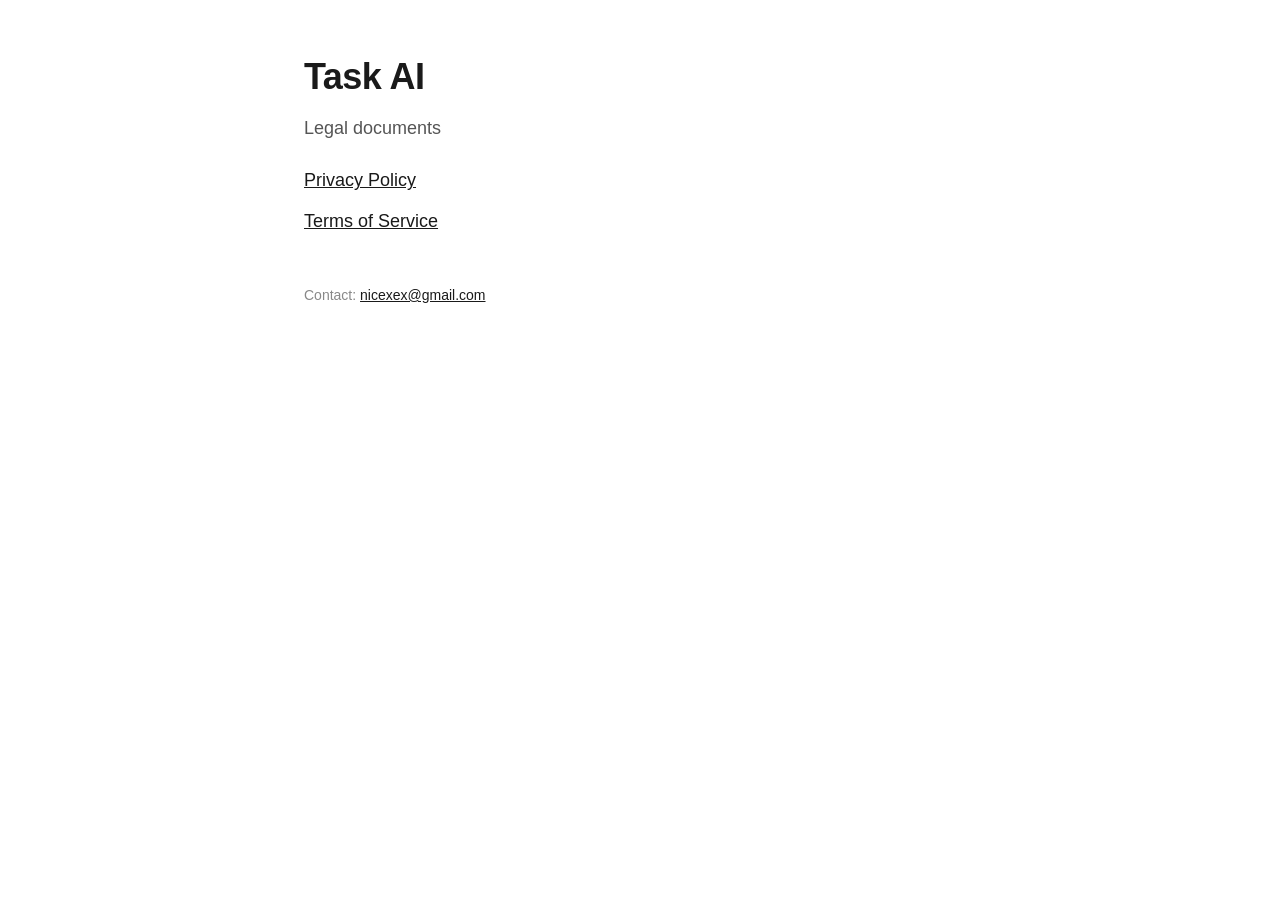
<file: index.html>
<!DOCTYPE html>
<html lang="en">
<head>
  <meta charset="UTF-8">
  <meta name="viewport" content="width=device-width, initial-scale=1">
  <title>Task AI – Legal</title>
  <link rel="stylesheet" href="style.css">
</head>
<body>
  <main class="container">
    <h1>Task AI</h1>
    <p class="lead">Legal documents</p>
    <ul class="links">
      <li><a href="privacy.html">Privacy Policy</a></li>
      <li><a href="terms.html">Terms of Service</a></li>
    </ul>
    <p class="footer">Contact: <a href="mailto:nicexex@gmail.com">nicexex@gmail.com</a></p>
  </main>
</body>
</html>
</file>
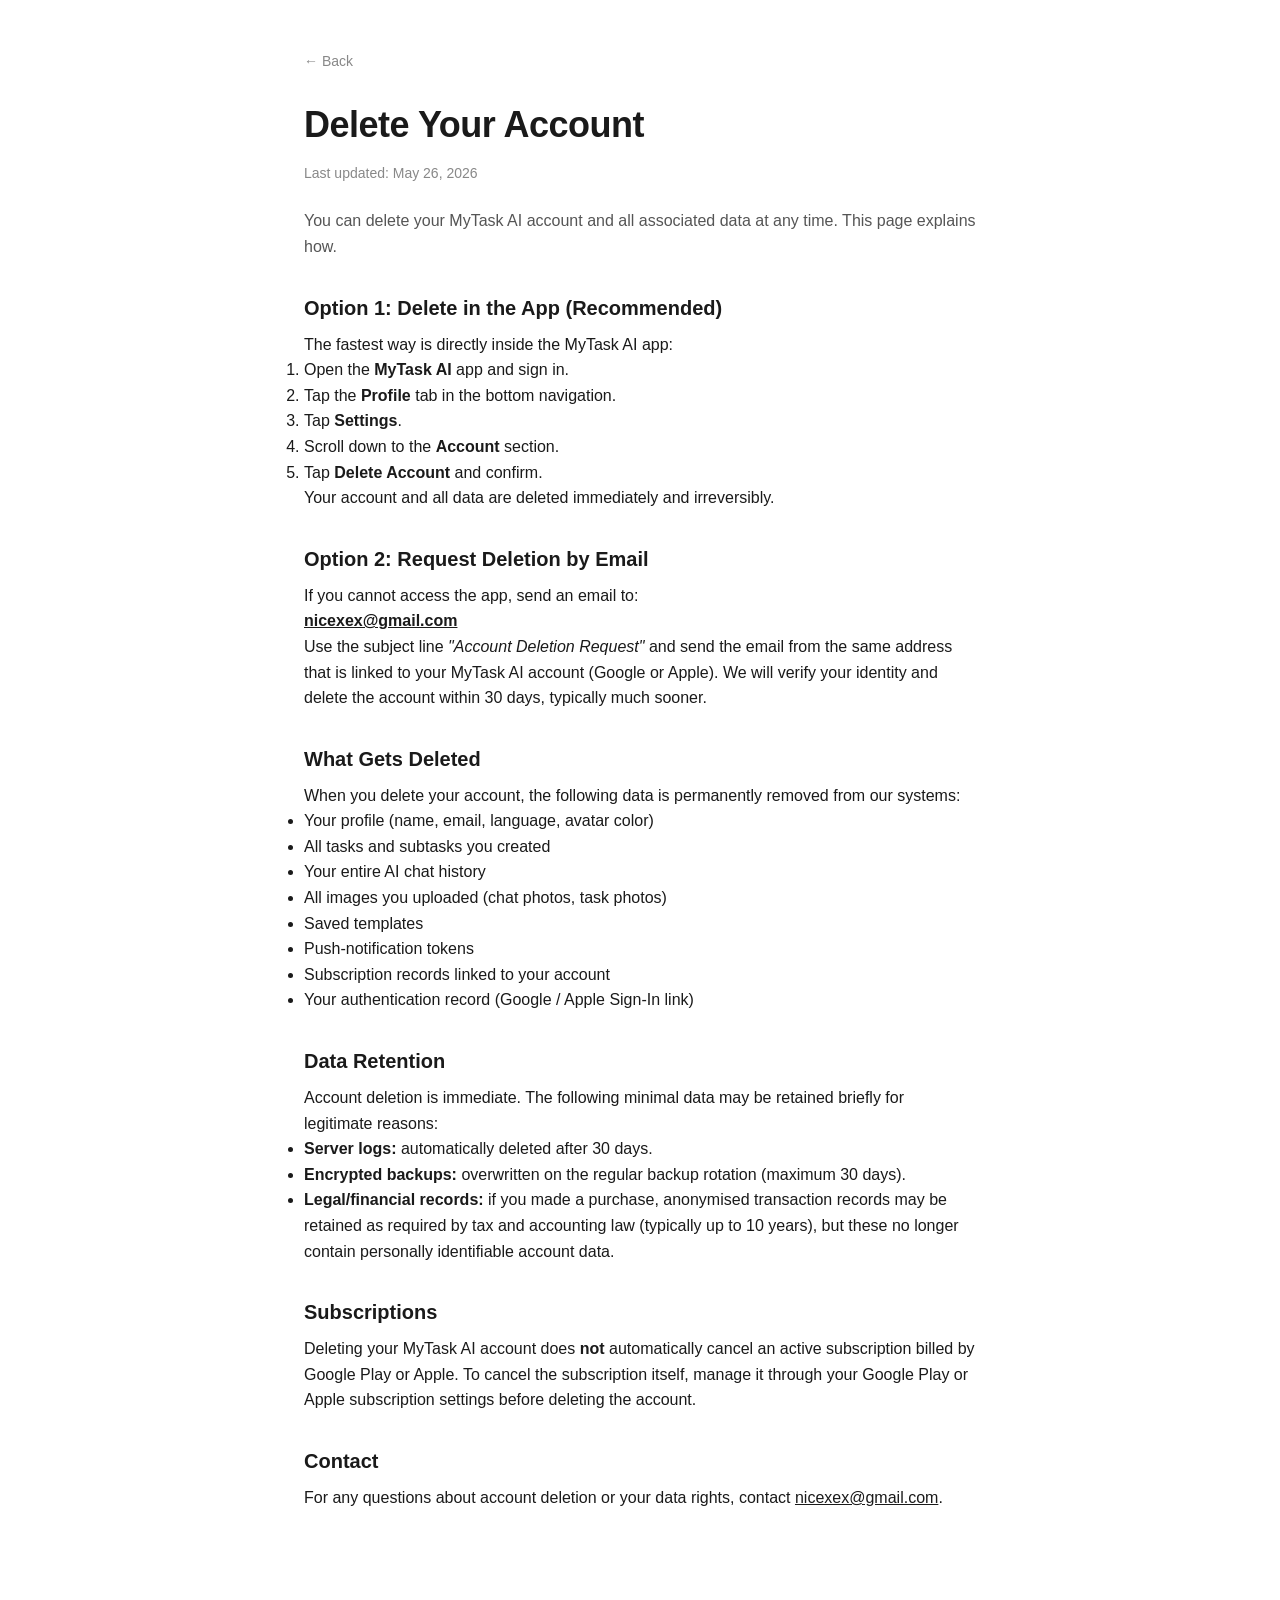
<file: delete-account.html>
<!DOCTYPE html>
<html lang="en">
<head>
  <meta charset="UTF-8">
  <meta name="viewport" content="width=device-width, initial-scale=1">
  <title>Delete Your Account – MyTask AI</title>
  <link rel="stylesheet" href="style.css">
</head>
<body>
  <main class="container">
    <a href="index.html" class="back">← Back</a>
    <h1>Delete Your Account</h1>
    <p class="updated">Last updated: May 26, 2026</p>
    <p class="intro">You can delete your MyTask AI account and all associated data at any time. This page explains how.</p>

    <div class="section">
      <h2>Option 1: Delete in the App (Recommended)</h2>
      <p>The fastest way is directly inside the MyTask AI app:</p>
      <ol>
        <li>Open the <strong>MyTask AI</strong> app and sign in.</li>
        <li>Tap the <strong>Profile</strong> tab in the bottom navigation.</li>
        <li>Tap <strong>Settings</strong>.</li>
        <li>Scroll down to the <strong>Account</strong> section.</li>
        <li>Tap <strong>Delete Account</strong> and confirm.</li>
      </ol>
      <p>Your account and all data are deleted immediately and irreversibly.</p>
    </div>

    <div class="section">
      <h2>Option 2: Request Deletion by Email</h2>
      <p>If you cannot access the app, send an email to:</p>
      <p><strong><a href="mailto:nicexex@gmail.com?subject=Account%20Deletion%20Request">nicexex@gmail.com</a></strong></p>
      <p>Use the subject line <em>"Account Deletion Request"</em> and send the email from the same address that is linked to your MyTask AI account (Google or Apple). We will verify your identity and delete the account within 30 days, typically much sooner.</p>
    </div>

    <div class="section">
      <h2>What Gets Deleted</h2>
      <p>When you delete your account, the following data is permanently removed from our systems:</p>
      <ul>
        <li>Your profile (name, email, language, avatar color)</li>
        <li>All tasks and subtasks you created</li>
        <li>Your entire AI chat history</li>
        <li>All images you uploaded (chat photos, task photos)</li>
        <li>Saved templates</li>
        <li>Push-notification tokens</li>
        <li>Subscription records linked to your account</li>
        <li>Your authentication record (Google / Apple Sign-In link)</li>
      </ul>
    </div>

    <div class="section">
      <h2>Data Retention</h2>
      <p>Account deletion is immediate. The following minimal data may be retained briefly for legitimate reasons:</p>
      <ul>
        <li><strong>Server logs:</strong> automatically deleted after 30 days.</li>
        <li><strong>Encrypted backups:</strong> overwritten on the regular backup rotation (maximum 30 days).</li>
        <li><strong>Legal/financial records:</strong> if you made a purchase, anonymised transaction records may be retained as required by tax and accounting law (typically up to 10 years), but these no longer contain personally identifiable account data.</li>
      </ul>
    </div>

    <div class="section">
      <h2>Subscriptions</h2>
      <p>Deleting your MyTask AI account does <strong>not</strong> automatically cancel an active subscription billed by Google Play or Apple. To cancel the subscription itself, manage it through your Google Play or Apple subscription settings before deleting the account.</p>
    </div>

    <div class="section">
      <h2>Contact</h2>
      <p>For any questions about account deletion or your data rights, contact <a href="mailto:nicexex@gmail.com">nicexex@gmail.com</a>.</p>
    </div>
  </main>
</body>
</html>
</file>
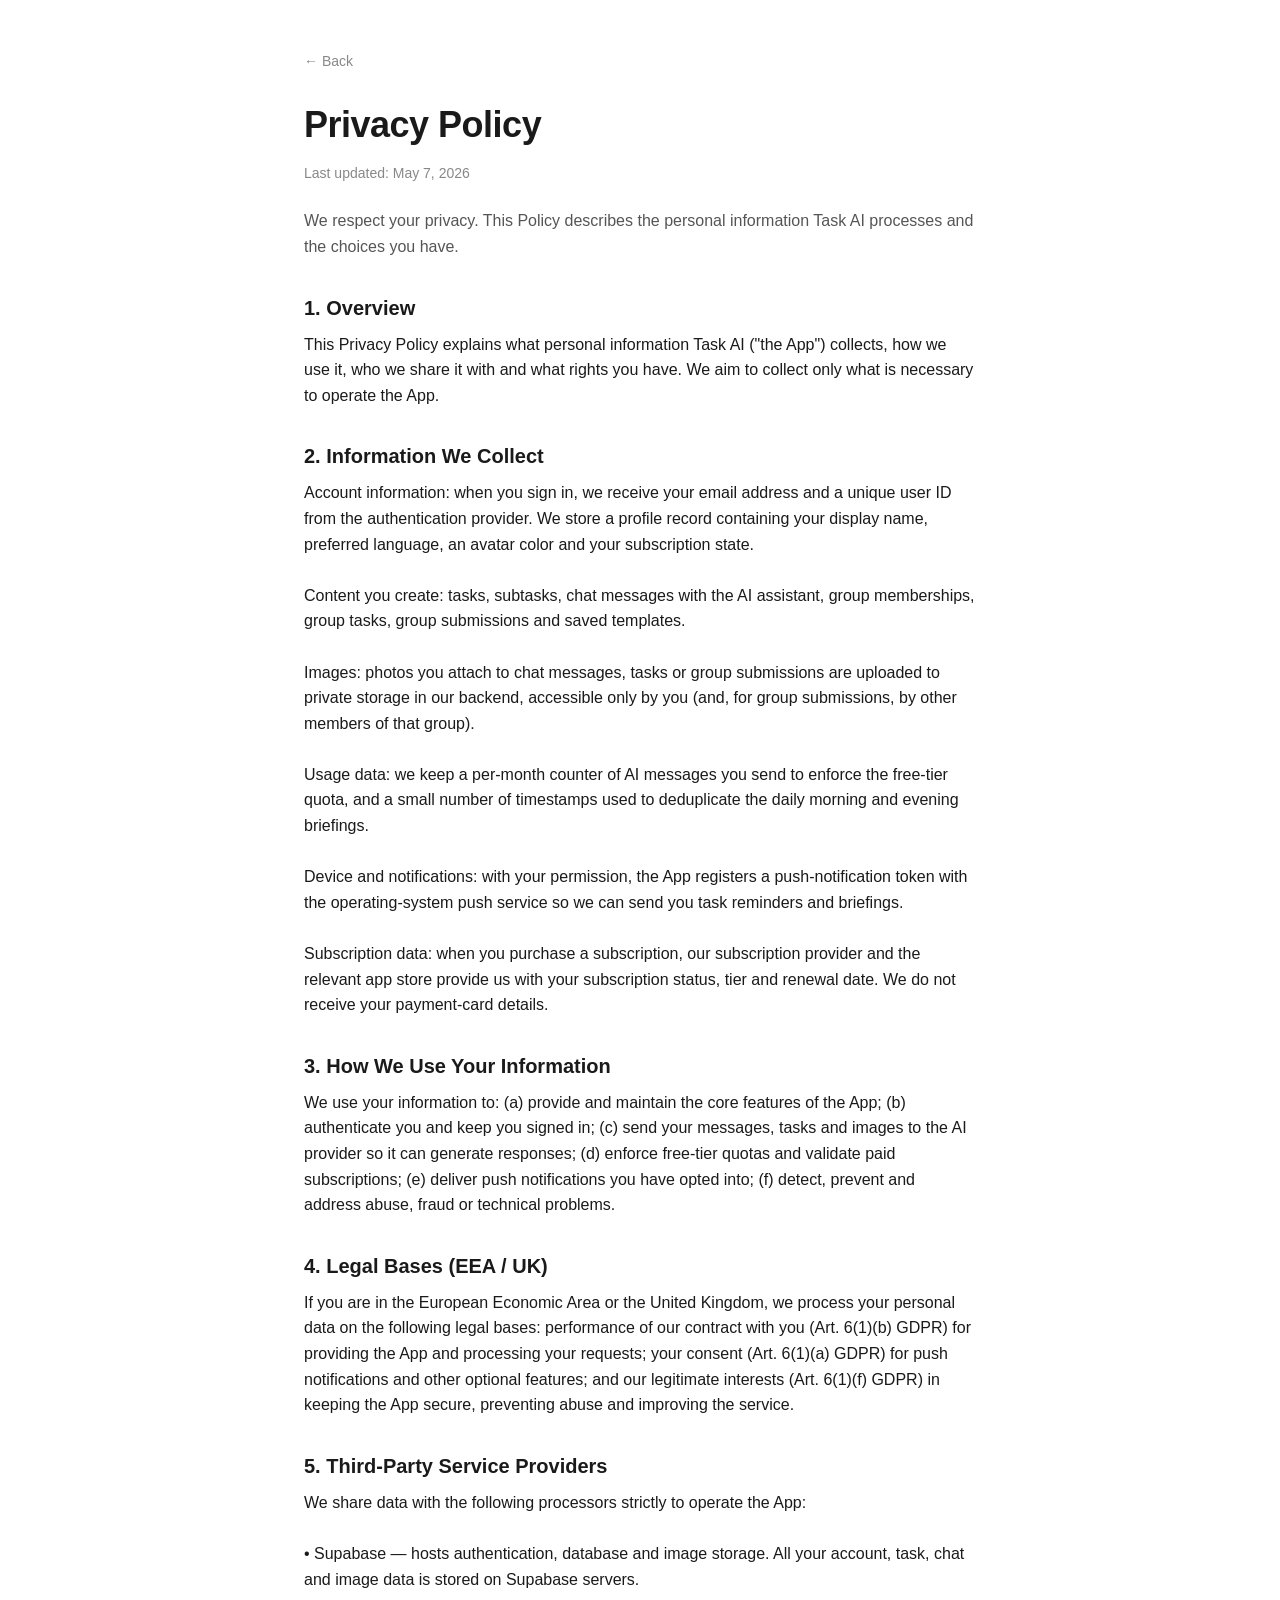
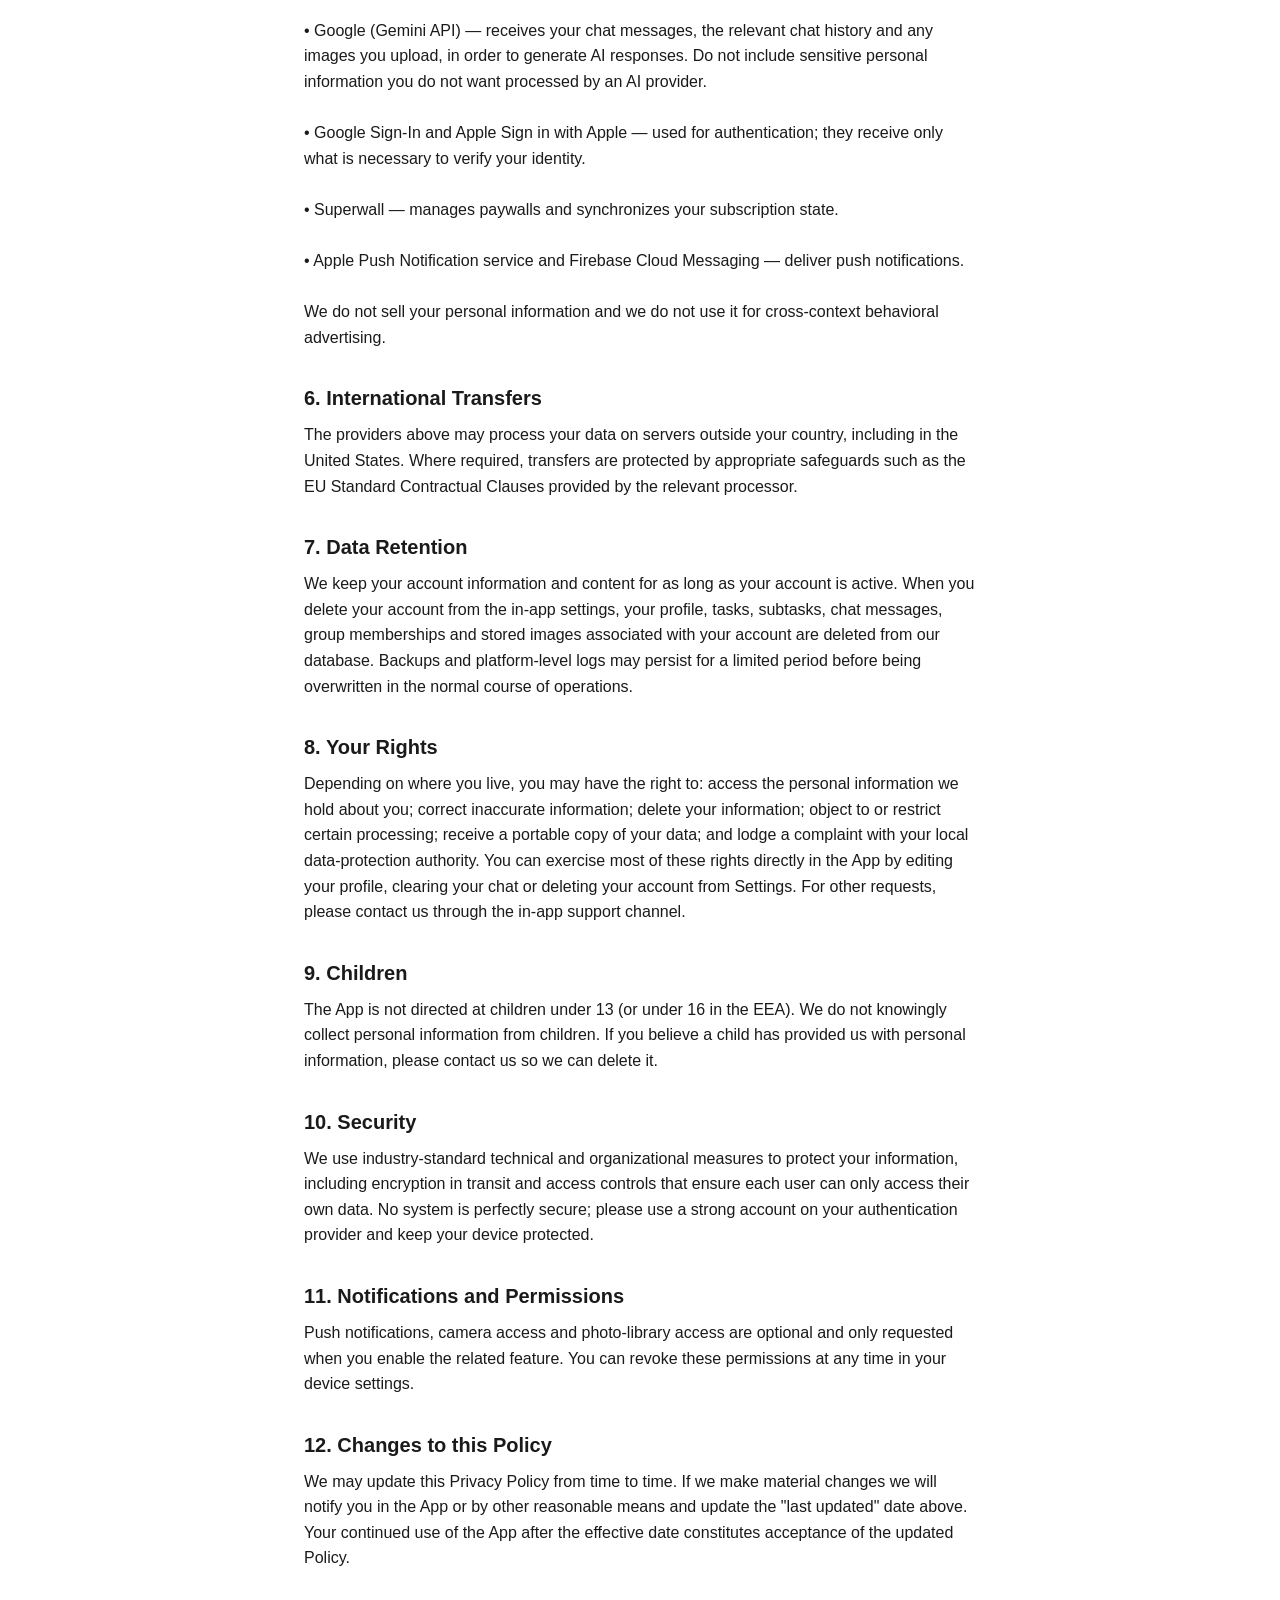
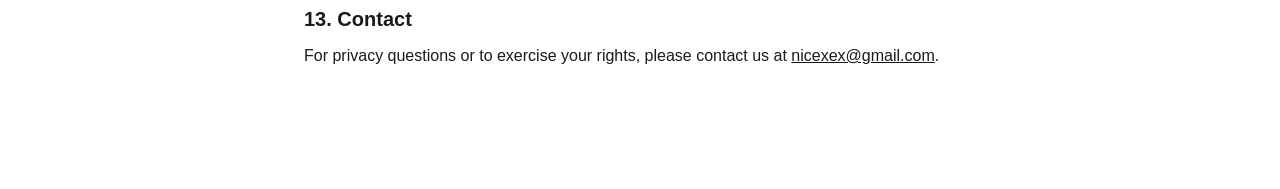
<file: privacy.html>
<!DOCTYPE html>
<html lang="en">
<head>
  <meta charset="UTF-8">
  <meta name="viewport" content="width=device-width, initial-scale=1">
  <title>Privacy Policy – Task AI</title>
  <link rel="stylesheet" href="style.css">
</head>
<body>
  <main class="container">
    <a href="index.html" class="back">← Back</a>
    <h1>Privacy Policy</h1>
    <p class="updated">Last updated: May 7, 2026</p>
    <p class="intro">We respect your privacy. This Policy describes the personal information Task AI processes and the choices you have.</p>

    <div class="section">
      <h2>1. Overview</h2>
      <p>This Privacy Policy explains what personal information Task AI ("the App") collects, how we use it, who we share it with and what rights you have. We aim to collect only what is necessary to operate the App.</p>
    </div>

    <div class="section">
      <h2>2. Information We Collect</h2>
      <p>Account information: when you sign in, we receive your email address and a unique user ID from the authentication provider. We store a profile record containing your display name, preferred language, an avatar color and your subscription state.

Content you create: tasks, subtasks, chat messages with the AI assistant, group memberships, group tasks, group submissions and saved templates.

Images: photos you attach to chat messages, tasks or group submissions are uploaded to private storage in our backend, accessible only by you (and, for group submissions, by other members of that group).

Usage data: we keep a per-month counter of AI messages you send to enforce the free-tier quota, and a small number of timestamps used to deduplicate the daily morning and evening briefings.

Device and notifications: with your permission, the App registers a push-notification token with the operating-system push service so we can send you task reminders and briefings.

Subscription data: when you purchase a subscription, our subscription provider and the relevant app store provide us with your subscription status, tier and renewal date. We do not receive your payment-card details.</p>
    </div>

    <div class="section">
      <h2>3. How We Use Your Information</h2>
      <p>We use your information to: (a) provide and maintain the core features of the App; (b) authenticate you and keep you signed in; (c) send your messages, tasks and images to the AI provider so it can generate responses; (d) enforce free-tier quotas and validate paid subscriptions; (e) deliver push notifications you have opted into; (f) detect, prevent and address abuse, fraud or technical problems.</p>
    </div>

    <div class="section">
      <h2>4. Legal Bases (EEA / UK)</h2>
      <p>If you are in the European Economic Area or the United Kingdom, we process your personal data on the following legal bases: performance of our contract with you (Art. 6(1)(b) GDPR) for providing the App and processing your requests; your consent (Art. 6(1)(a) GDPR) for push notifications and other optional features; and our legitimate interests (Art. 6(1)(f) GDPR) in keeping the App secure, preventing abuse and improving the service.</p>
    </div>

    <div class="section">
      <h2>5. Third-Party Service Providers</h2>
      <p>We share data with the following processors strictly to operate the App:

• Supabase — hosts authentication, database and image storage. All your account, task, chat and image data is stored on Supabase servers.

• Google (Gemini API) — receives your chat messages, the relevant chat history and any images you upload, in order to generate AI responses. Do not include sensitive personal information you do not want processed by an AI provider.

• Google Sign-In and Apple Sign in with Apple — used for authentication; they receive only what is necessary to verify your identity.

• Superwall — manages paywalls and synchronizes your subscription state.

• Apple Push Notification service and Firebase Cloud Messaging — deliver push notifications.

We do not sell your personal information and we do not use it for cross-context behavioral advertising.</p>
    </div>

    <div class="section">
      <h2>6. International Transfers</h2>
      <p>The providers above may process your data on servers outside your country, including in the United States. Where required, transfers are protected by appropriate safeguards such as the EU Standard Contractual Clauses provided by the relevant processor.</p>
    </div>

    <div class="section">
      <h2>7. Data Retention</h2>
      <p>We keep your account information and content for as long as your account is active. When you delete your account from the in-app settings, your profile, tasks, subtasks, chat messages, group memberships and stored images associated with your account are deleted from our database. Backups and platform-level logs may persist for a limited period before being overwritten in the normal course of operations.</p>
    </div>

    <div class="section">
      <h2>8. Your Rights</h2>
      <p>Depending on where you live, you may have the right to: access the personal information we hold about you; correct inaccurate information; delete your information; object to or restrict certain processing; receive a portable copy of your data; and lodge a complaint with your local data-protection authority. You can exercise most of these rights directly in the App by editing your profile, clearing your chat or deleting your account from Settings. For other requests, please contact us through the in-app support channel.</p>
    </div>

    <div class="section">
      <h2>9. Children</h2>
      <p>The App is not directed at children under 13 (or under 16 in the EEA). We do not knowingly collect personal information from children. If you believe a child has provided us with personal information, please contact us so we can delete it.</p>
    </div>

    <div class="section">
      <h2>10. Security</h2>
      <p>We use industry-standard technical and organizational measures to protect your information, including encryption in transit and access controls that ensure each user can only access their own data. No system is perfectly secure; please use a strong account on your authentication provider and keep your device protected.</p>
    </div>

    <div class="section">
      <h2>11. Notifications and Permissions</h2>
      <p>Push notifications, camera access and photo-library access are optional and only requested when you enable the related feature. You can revoke these permissions at any time in your device settings.</p>
    </div>

    <div class="section">
      <h2>12. Changes to this Policy</h2>
      <p>We may update this Privacy Policy from time to time. If we make material changes we will notify you in the App or by other reasonable means and update the "last updated" date above. Your continued use of the App after the effective date constitutes acceptance of the updated Policy.</p>
    </div>

    <div class="section">
      <h2>13. Contact</h2>
      <p>For privacy questions or to exercise your rights, please contact us at <a href="mailto:nicexex@gmail.com">nicexex@gmail.com</a>.</p>
    </div>
  </main>
</body>
</html>
</file>
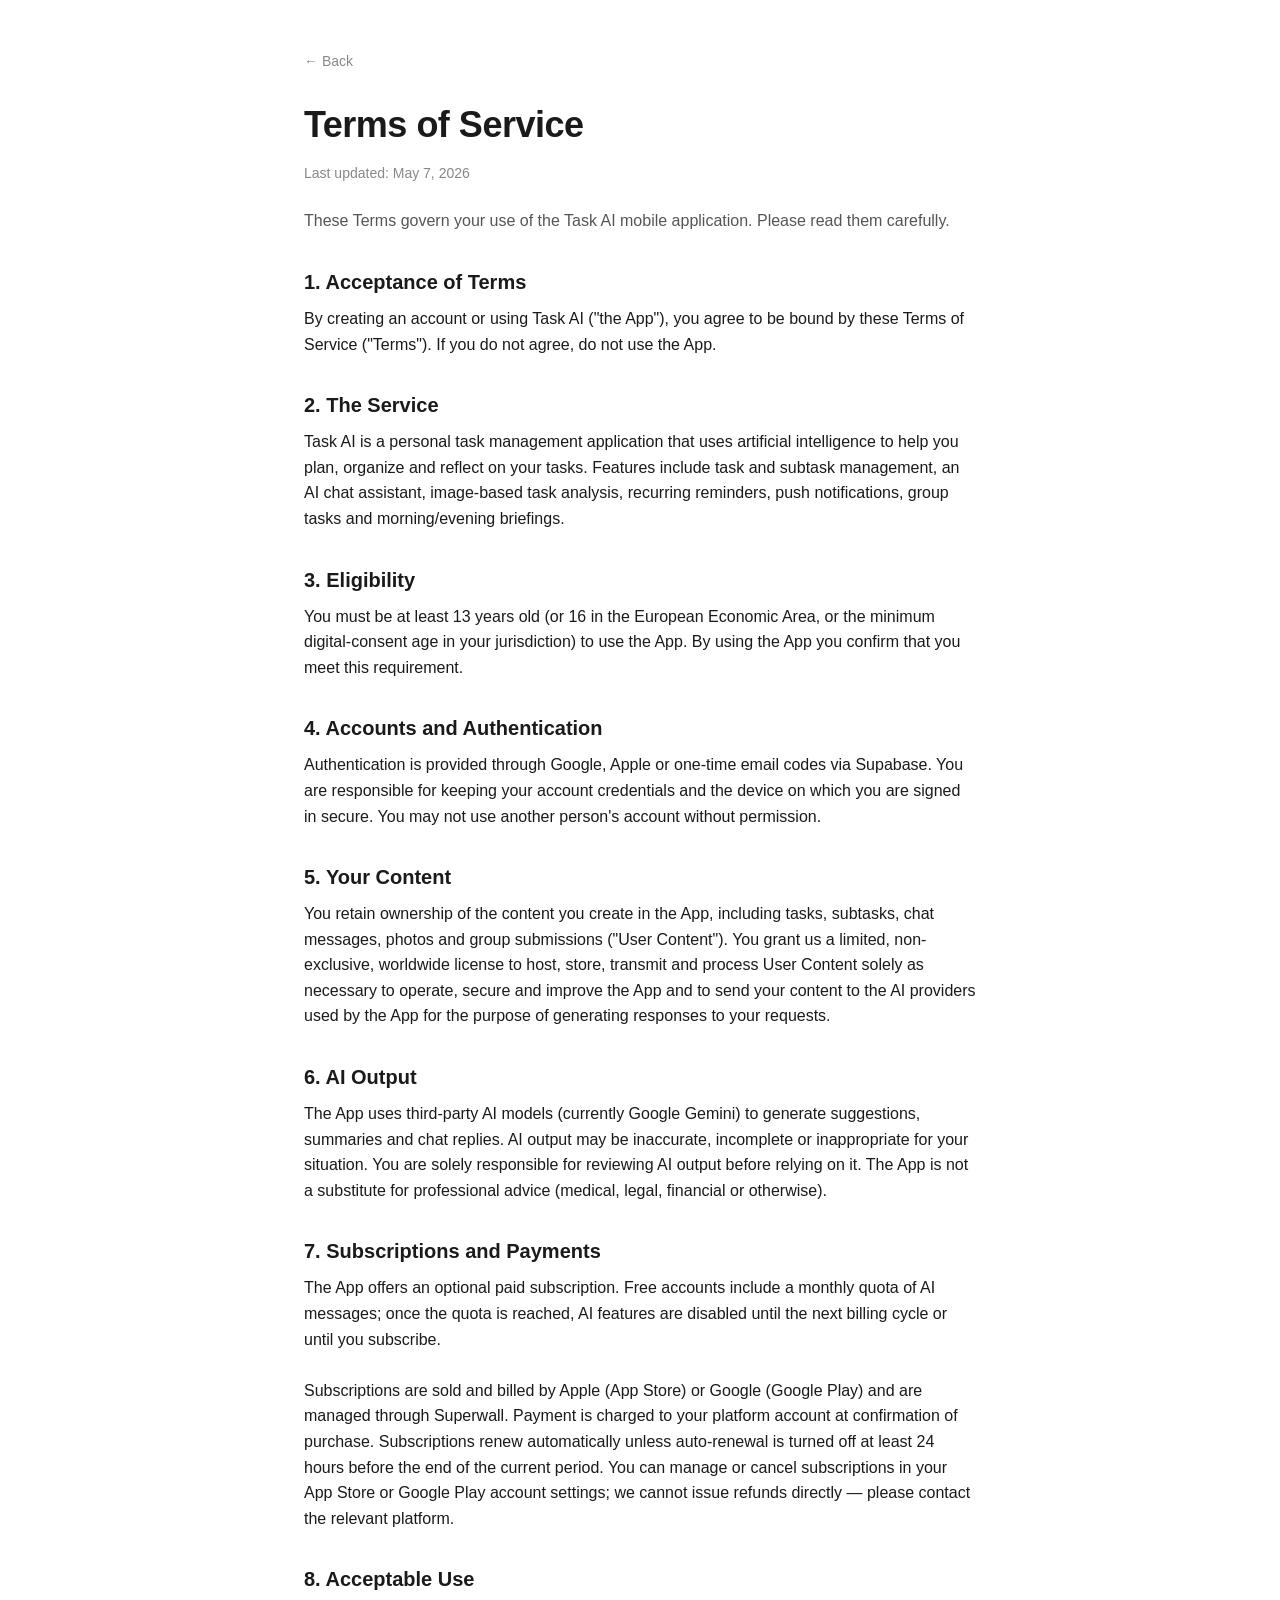
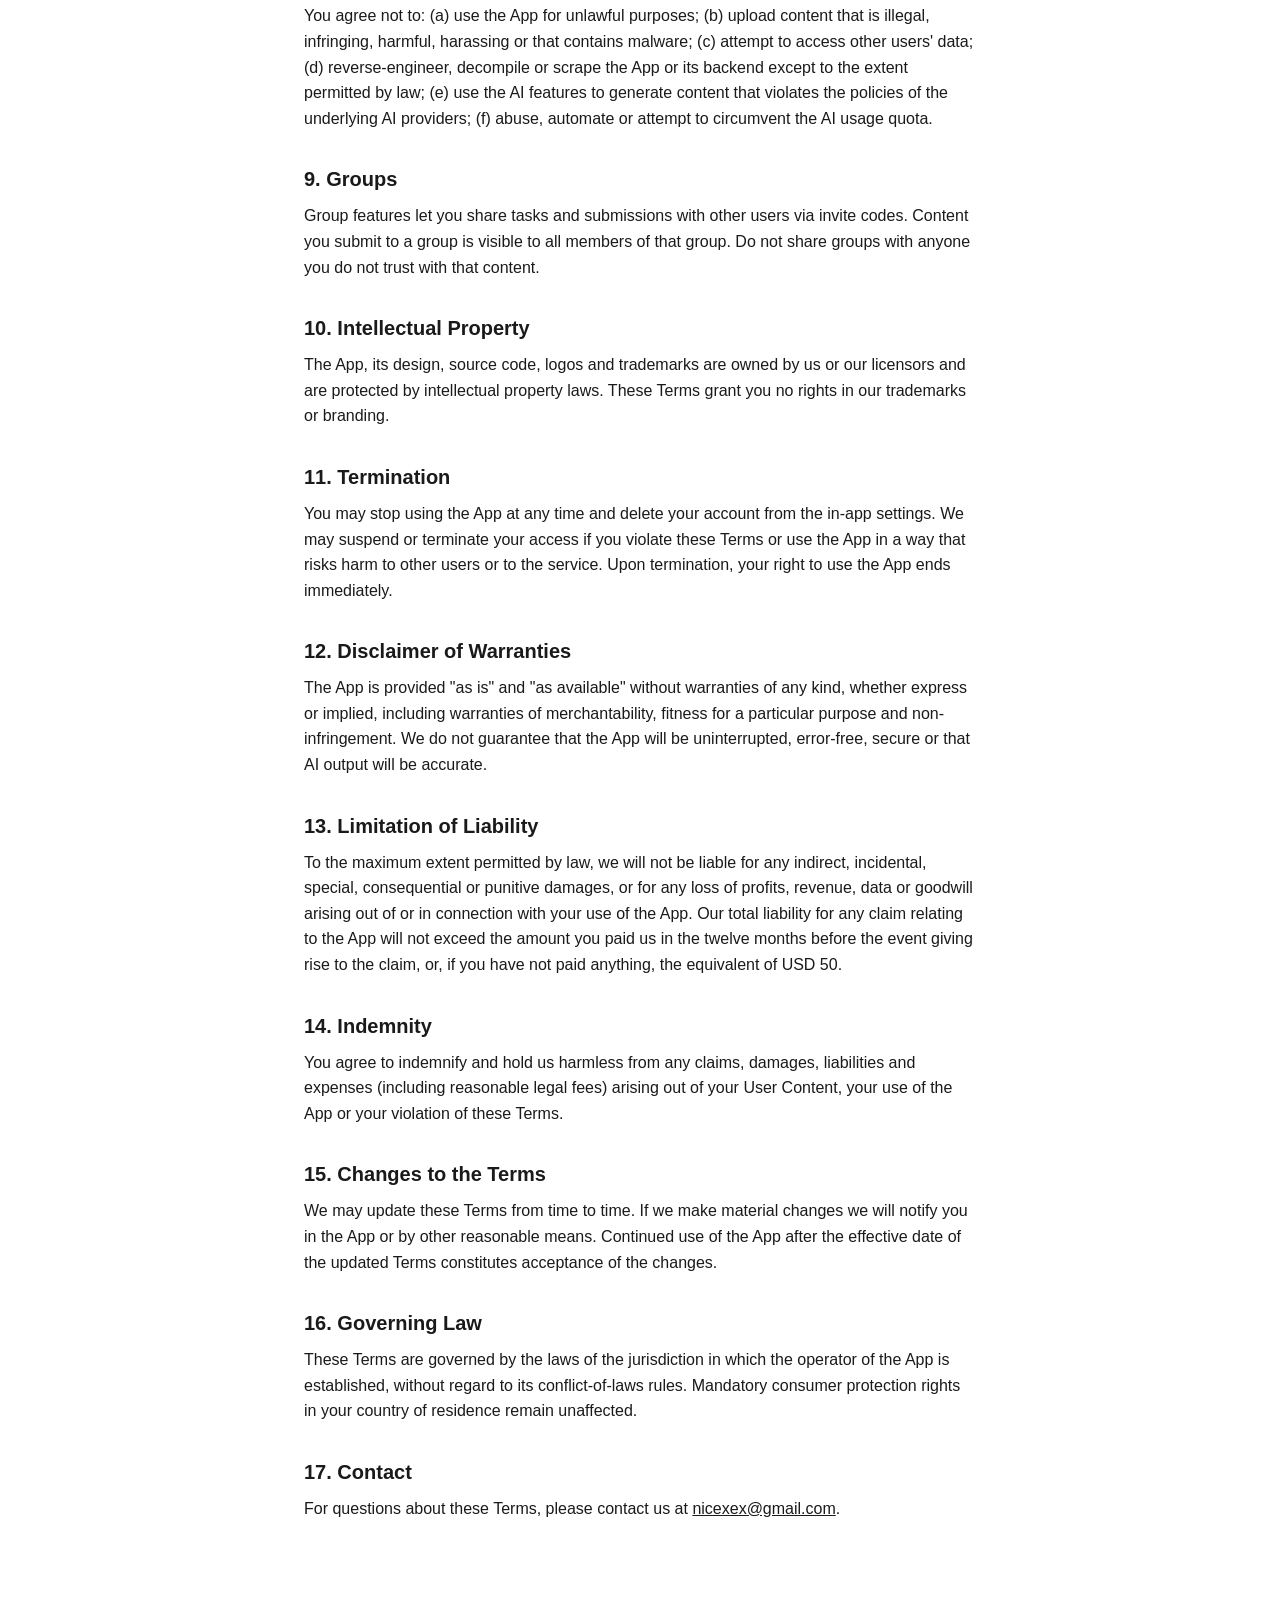
<file: terms.html>
<!DOCTYPE html>
<html lang="en">
<head>
  <meta charset="UTF-8">
  <meta name="viewport" content="width=device-width, initial-scale=1">
  <title>Terms of Service – Task AI</title>
  <link rel="stylesheet" href="style.css">
</head>
<body>
  <main class="container">
    <a href="index.html" class="back">← Back</a>
    <h1>Terms of Service</h1>
    <p class="updated">Last updated: May 7, 2026</p>
    <p class="intro">These Terms govern your use of the Task AI mobile application. Please read them carefully.</p>

    <div class="section">
      <h2>1. Acceptance of Terms</h2>
      <p>By creating an account or using Task AI ("the App"), you agree to be bound by these Terms of Service ("Terms"). If you do not agree, do not use the App.</p>
    </div>

    <div class="section">
      <h2>2. The Service</h2>
      <p>Task AI is a personal task management application that uses artificial intelligence to help you plan, organize and reflect on your tasks. Features include task and subtask management, an AI chat assistant, image-based task analysis, recurring reminders, push notifications, group tasks and morning/evening briefings.</p>
    </div>

    <div class="section">
      <h2>3. Eligibility</h2>
      <p>You must be at least 13 years old (or 16 in the European Economic Area, or the minimum digital-consent age in your jurisdiction) to use the App. By using the App you confirm that you meet this requirement.</p>
    </div>

    <div class="section">
      <h2>4. Accounts and Authentication</h2>
      <p>Authentication is provided through Google, Apple or one-time email codes via Supabase. You are responsible for keeping your account credentials and the device on which you are signed in secure. You may not use another person's account without permission.</p>
    </div>

    <div class="section">
      <h2>5. Your Content</h2>
      <p>You retain ownership of the content you create in the App, including tasks, subtasks, chat messages, photos and group submissions ("User Content"). You grant us a limited, non-exclusive, worldwide license to host, store, transmit and process User Content solely as necessary to operate, secure and improve the App and to send your content to the AI providers used by the App for the purpose of generating responses to your requests.</p>
    </div>

    <div class="section">
      <h2>6. AI Output</h2>
      <p>The App uses third-party AI models (currently Google Gemini) to generate suggestions, summaries and chat replies. AI output may be inaccurate, incomplete or inappropriate for your situation. You are solely responsible for reviewing AI output before relying on it. The App is not a substitute for professional advice (medical, legal, financial or otherwise).</p>
    </div>

    <div class="section">
      <h2>7. Subscriptions and Payments</h2>
      <p>The App offers an optional paid subscription. Free accounts include a monthly quota of AI messages; once the quota is reached, AI features are disabled until the next billing cycle or until you subscribe.

Subscriptions are sold and billed by Apple (App Store) or Google (Google Play) and are managed through Superwall. Payment is charged to your platform account at confirmation of purchase. Subscriptions renew automatically unless auto-renewal is turned off at least 24 hours before the end of the current period. You can manage or cancel subscriptions in your App Store or Google Play account settings; we cannot issue refunds directly — please contact the relevant platform.</p>
    </div>

    <div class="section">
      <h2>8. Acceptable Use</h2>
      <p>You agree not to: (a) use the App for unlawful purposes; (b) upload content that is illegal, infringing, harmful, harassing or that contains malware; (c) attempt to access other users' data; (d) reverse-engineer, decompile or scrape the App or its backend except to the extent permitted by law; (e) use the AI features to generate content that violates the policies of the underlying AI providers; (f) abuse, automate or attempt to circumvent the AI usage quota.</p>
    </div>

    <div class="section">
      <h2>9. Groups</h2>
      <p>Group features let you share tasks and submissions with other users via invite codes. Content you submit to a group is visible to all members of that group. Do not share groups with anyone you do not trust with that content.</p>
    </div>

    <div class="section">
      <h2>10. Intellectual Property</h2>
      <p>The App, its design, source code, logos and trademarks are owned by us or our licensors and are protected by intellectual property laws. These Terms grant you no rights in our trademarks or branding.</p>
    </div>

    <div class="section">
      <h2>11. Termination</h2>
      <p>You may stop using the App at any time and delete your account from the in-app settings. We may suspend or terminate your access if you violate these Terms or use the App in a way that risks harm to other users or to the service. Upon termination, your right to use the App ends immediately.</p>
    </div>

    <div class="section">
      <h2>12. Disclaimer of Warranties</h2>
      <p>The App is provided "as is" and "as available" without warranties of any kind, whether express or implied, including warranties of merchantability, fitness for a particular purpose and non-infringement. We do not guarantee that the App will be uninterrupted, error-free, secure or that AI output will be accurate.</p>
    </div>

    <div class="section">
      <h2>13. Limitation of Liability</h2>
      <p>To the maximum extent permitted by law, we will not be liable for any indirect, incidental, special, consequential or punitive damages, or for any loss of profits, revenue, data or goodwill arising out of or in connection with your use of the App. Our total liability for any claim relating to the App will not exceed the amount you paid us in the twelve months before the event giving rise to the claim, or, if you have not paid anything, the equivalent of USD 50.</p>
    </div>

    <div class="section">
      <h2>14. Indemnity</h2>
      <p>You agree to indemnify and hold us harmless from any claims, damages, liabilities and expenses (including reasonable legal fees) arising out of your User Content, your use of the App or your violation of these Terms.</p>
    </div>

    <div class="section">
      <h2>15. Changes to the Terms</h2>
      <p>We may update these Terms from time to time. If we make material changes we will notify you in the App or by other reasonable means. Continued use of the App after the effective date of the updated Terms constitutes acceptance of the changes.</p>
    </div>

    <div class="section">
      <h2>16. Governing Law</h2>
      <p>These Terms are governed by the laws of the jurisdiction in which the operator of the App is established, without regard to its conflict-of-laws rules. Mandatory consumer protection rights in your country of residence remain unaffected.</p>
    </div>

    <div class="section">
      <h2>17. Contact</h2>
      <p>For questions about these Terms, please contact us at <a href="mailto:nicexex@gmail.com">nicexex@gmail.com</a>.</p>
    </div>
  </main>
</body>
</html>
</file>
<file: style.css>
* { box-sizing: border-box; margin: 0; padding: 0; }

html, body {
  font-family: -apple-system, BlinkMacSystemFont, 'Segoe UI', Roboto, sans-serif;
  background: #ffffff;
  color: #1a1a1a;
  line-height: 1.6;
  -webkit-font-smoothing: antialiased;
}

@media (prefers-color-scheme: dark) {
  html, body { background: #0a0a0a; color: #e8e8e8; }
  a, a:visited { color: #6ea8ff; }
  .lead, .intro { color: #b0b0b0; }
  .updated, .footer { color: #999; }
  h1, h2 { color: #ffffff; }
  hr { border-color: #222; }
}

.container {
  max-width: 720px;
  margin: 0 auto;
  padding: 48px 24px 96px;
}

h1 {
  font-size: 36px;
  font-weight: 800;
  letter-spacing: -0.5px;
  margin-bottom: 8px;
}

h2 {
  font-size: 20px;
  font-weight: 700;
  margin-top: 32px;
  margin-bottom: 8px;
}

p, li { font-size: 16px; }

.lead {
  font-size: 18px;
  color: #555;
  margin-bottom: 24px;
}

.updated {
  font-size: 14px;
  color: #888;
  margin-bottom: 24px;
}

.intro {
  font-size: 16px;
  color: #555;
  margin-bottom: 32px;
}

.section { margin-bottom: 24px; }

.section p { white-space: pre-line; }

a, a:visited { color: #1a1a1a; text-decoration: underline; }

.links {
  list-style: none;
  padding: 0;
  margin-bottom: 32px;
}

.links li { margin: 12px 0; font-size: 18px; }

.back {
  display: inline-block;
  margin-bottom: 24px;
  font-size: 14px;
  color: #888;
  text-decoration: none;
}

.back:hover { text-decoration: underline; }

.footer {
  margin-top: 48px;
  font-size: 14px;
  color: #888;
}

hr {
  border: none;
  border-top: 1px solid #eee;
  margin: 32px 0;
}
</file>
